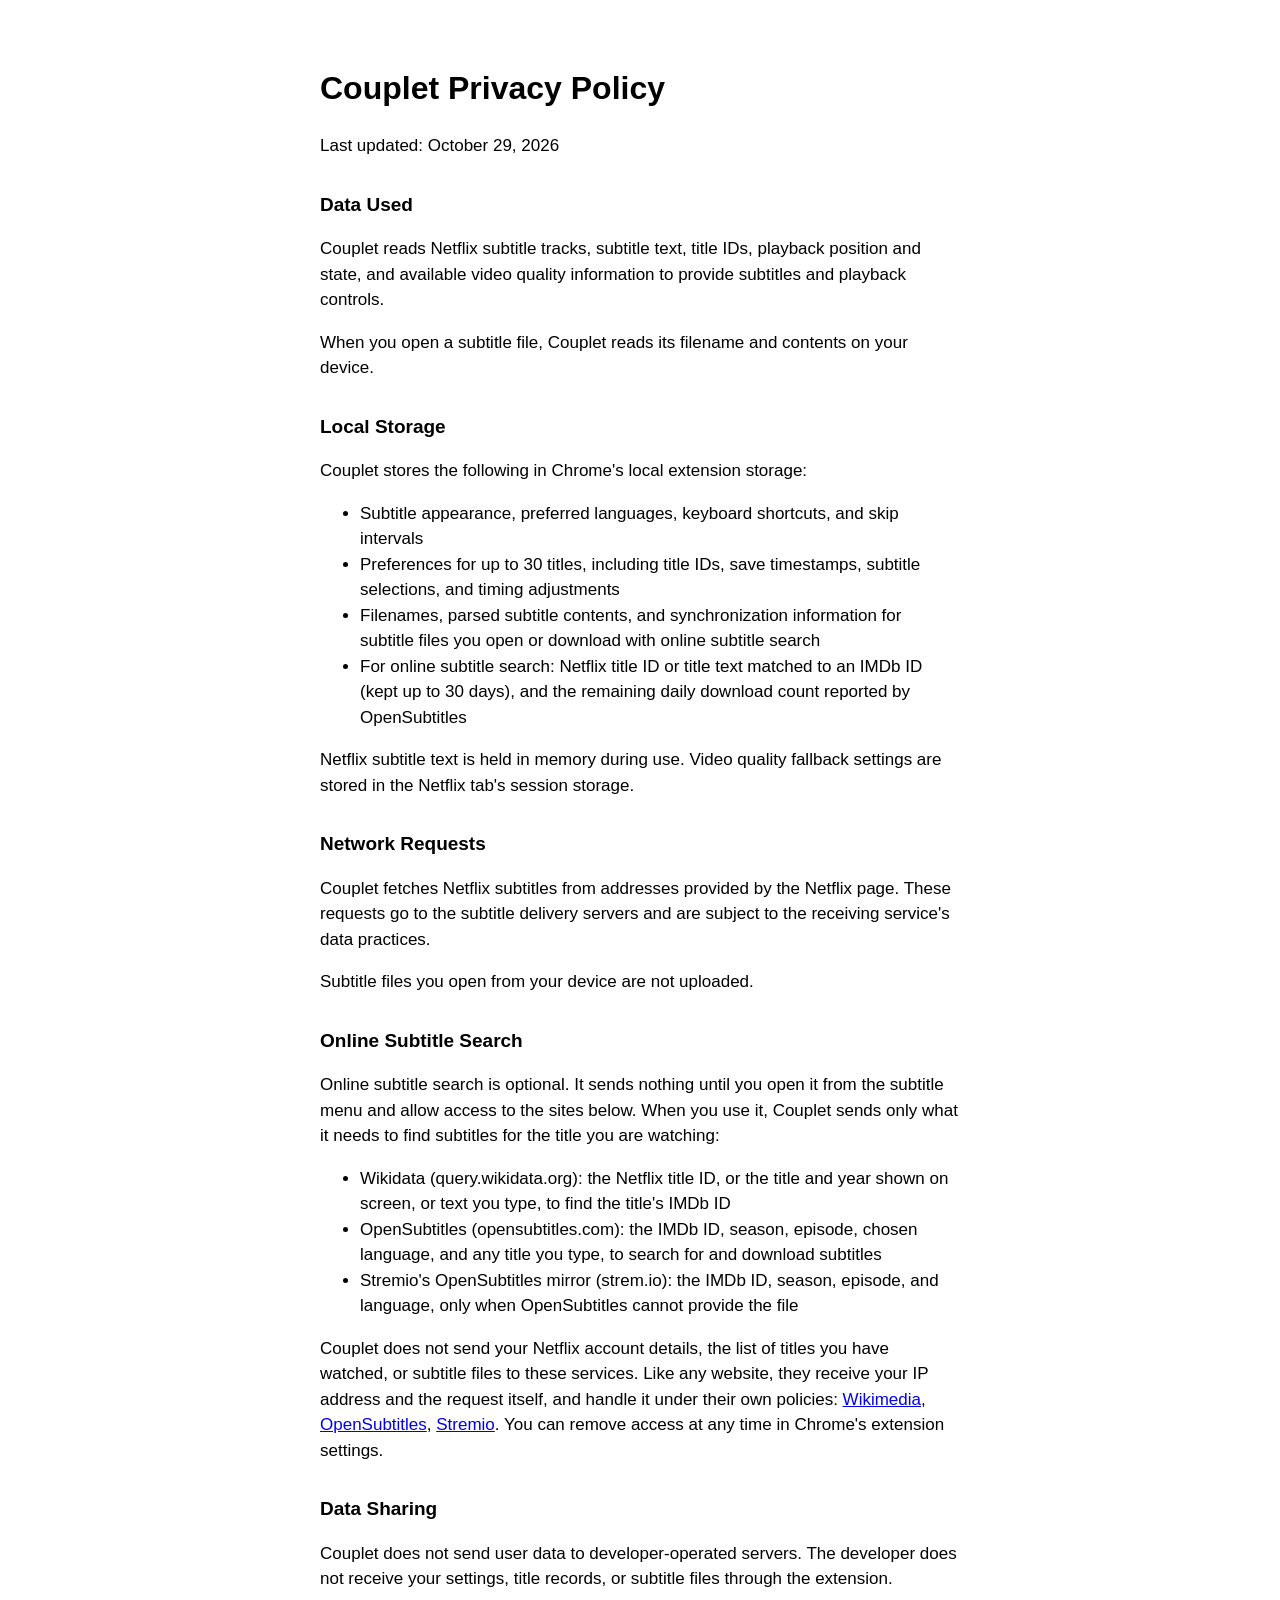
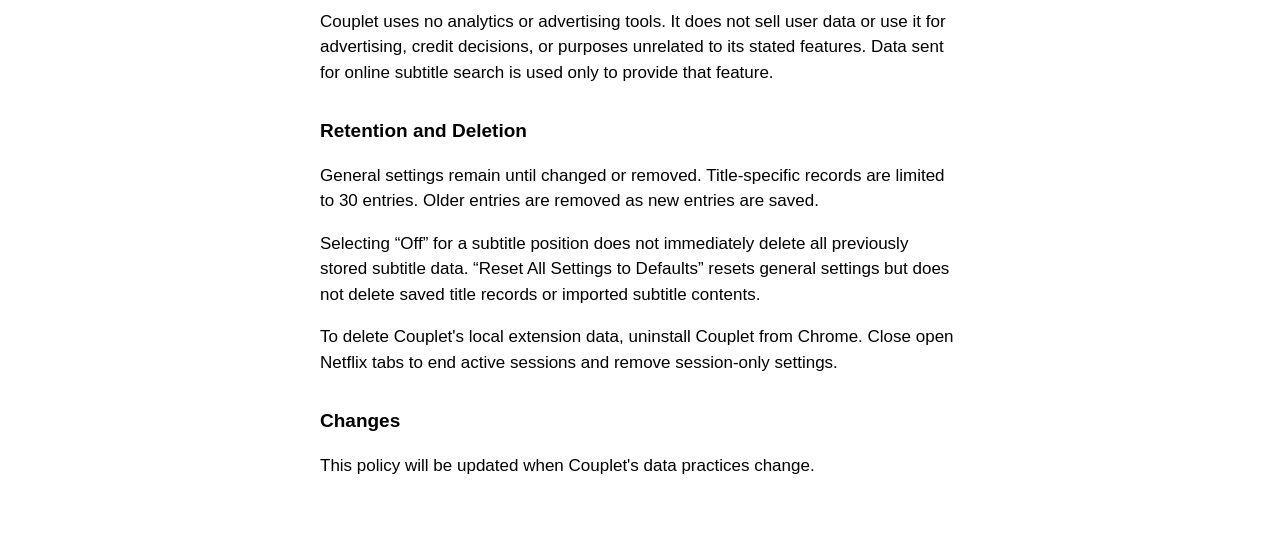
<file: privacy.html>
<!doctype html>
<html lang="en">
<head>
<meta charset="utf-8">
<meta name="viewport" content="width=device-width, initial-scale=1">
<meta name="color-scheme" content="light dark">
<title>Couplet Privacy Policy</title>
<style>
body { max-width: 640px; margin: 64px auto; padding: 0 24px; font: 17px/1.5 -apple-system, BlinkMacSystemFont, "Helvetica Neue", sans-serif; }
h1 { font-size: 32px; }
h2 { font-size: 19px; margin-top: 32px; }
</style>
</head>
<body>

<h1>Couplet Privacy Policy</h1>
<p>Last updated: October 29, 2026</p>

<h2>Data Used</h2>
<p>Couplet reads Netflix subtitle tracks, subtitle text, title IDs,
playback position and state, and available video quality information
to provide subtitles and playback controls.</p>
<p>When you open a subtitle file, Couplet reads its filename and
contents on your device.</p>

<h2>Local Storage</h2>
<p>Couplet stores the following in Chrome's local extension storage:</p>
<ul>
  <li>Subtitle appearance, preferred languages, keyboard shortcuts,
  and skip intervals</li>
  <li>Preferences for up to 30 titles, including title IDs, save
  timestamps, subtitle selections, and timing adjustments</li>
  <li>Filenames, parsed subtitle contents, and synchronization
  information for subtitle files you open or download with online
  subtitle search</li>
  <li>For online subtitle search: Netflix title ID or title text matched
  to an IMDb ID (kept up to 30 days), and the remaining daily download
  count reported by OpenSubtitles</li>
</ul>
<p>Netflix subtitle text is held in memory during use. Video quality
fallback settings are stored in the Netflix tab's session storage.</p>

<h2>Network Requests</h2>
<p>Couplet fetches Netflix subtitles from addresses provided by the
Netflix page. These requests go to the subtitle delivery servers and
are subject to the receiving service's data practices.</p>
<p>Subtitle files you open from your device are not uploaded.</p>

<h2>Online Subtitle Search</h2>
<p>Online subtitle search is optional. It sends nothing until you
open it from the subtitle menu and allow access to the sites below.
When you use it, Couplet sends only what it needs to find subtitles
for the title you are watching:</p>
<ul>
  <li>Wikidata (query.wikidata.org): the Netflix title ID, or the
  title and year shown on screen, or text you type, to find the
  title's IMDb ID</li>
  <li>OpenSubtitles (opensubtitles.com): the IMDb ID, season, episode,
  chosen language, and any title you type, to search for and download
  subtitles</li>
  <li>Stremio's OpenSubtitles mirror (strem.io): the IMDb ID, season,
  episode, and language, only when OpenSubtitles cannot provide the
  file</li>
</ul>
<p>Couplet does not send your Netflix account details, the list of titles you have watched, or
subtitle files to these services. Like any website, they receive your
IP address and the request itself, and handle it under their own
policies:
<a href="https://foundation.wikimedia.org/wiki/Policy:Privacy_policy">Wikimedia</a>,
<a href="https://www.opensubtitles.com/en/privacy">OpenSubtitles</a>,
<a href="https://www.stremio.com/privacy">Stremio</a>.
You can remove access at any time in Chrome's extension settings.</p>

<h2>Data Sharing</h2>
<p>Couplet does not send user data to developer-operated servers.
The developer does not receive your settings, title records, or
subtitle files through the extension.</p>
<p>Couplet uses no analytics or advertising tools. It does not sell
user data or use it for advertising, credit decisions, or purposes
unrelated to its stated features. Data sent for online subtitle
search is used only to provide that feature.</p>

<h2>Retention and Deletion</h2>
<p>General settings remain until changed or removed. Title-specific
records are limited to 30 entries. Older entries are removed as new
entries are saved.</p>
<p>Selecting “Off” for a subtitle position does not immediately delete
all previously stored subtitle data. “Reset All Settings to Defaults”
resets general settings but does not delete saved title records or
imported subtitle contents.</p>
<p>To delete Couplet's local extension data, uninstall Couplet from
Chrome. Close open Netflix tabs to end active sessions and remove
session-only settings.</p>

<h2>Changes</h2>
<p>This policy will be updated when Couplet's data practices change.</p>

</body>
</html>
</file>
